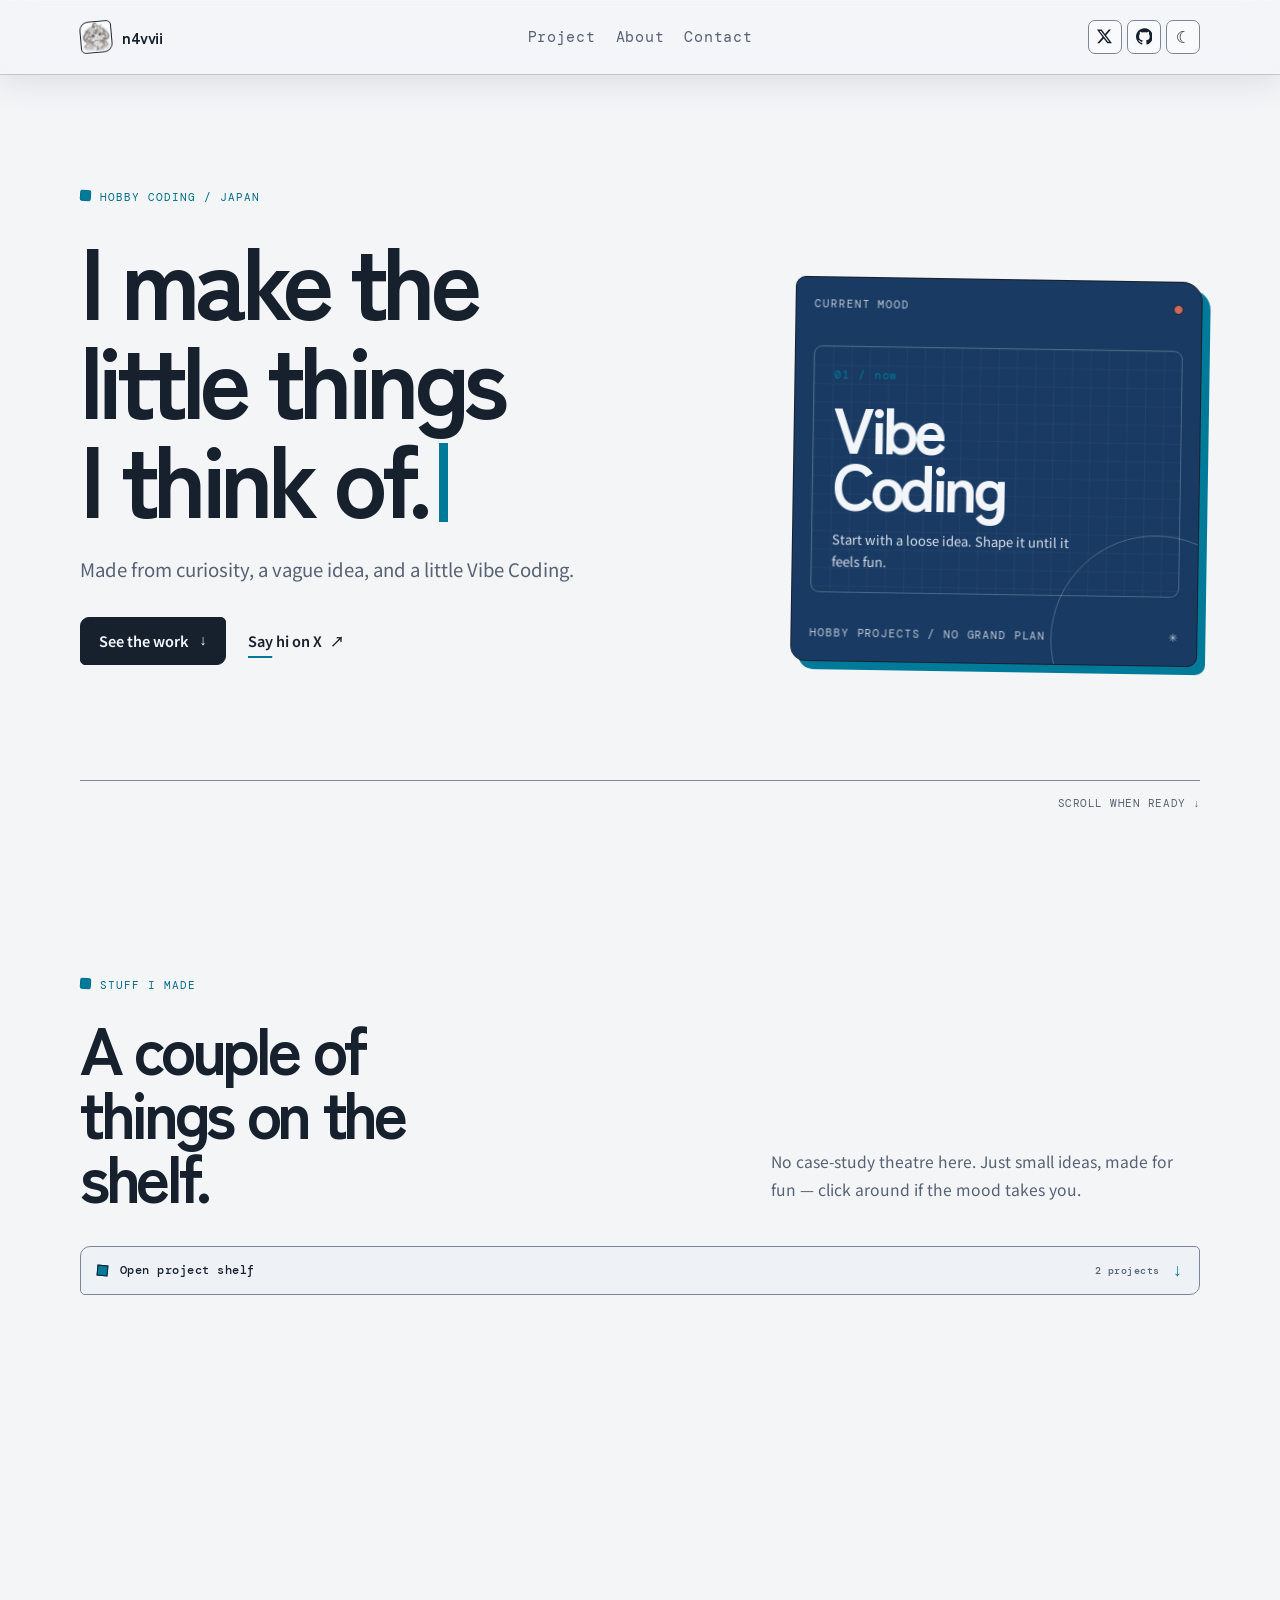
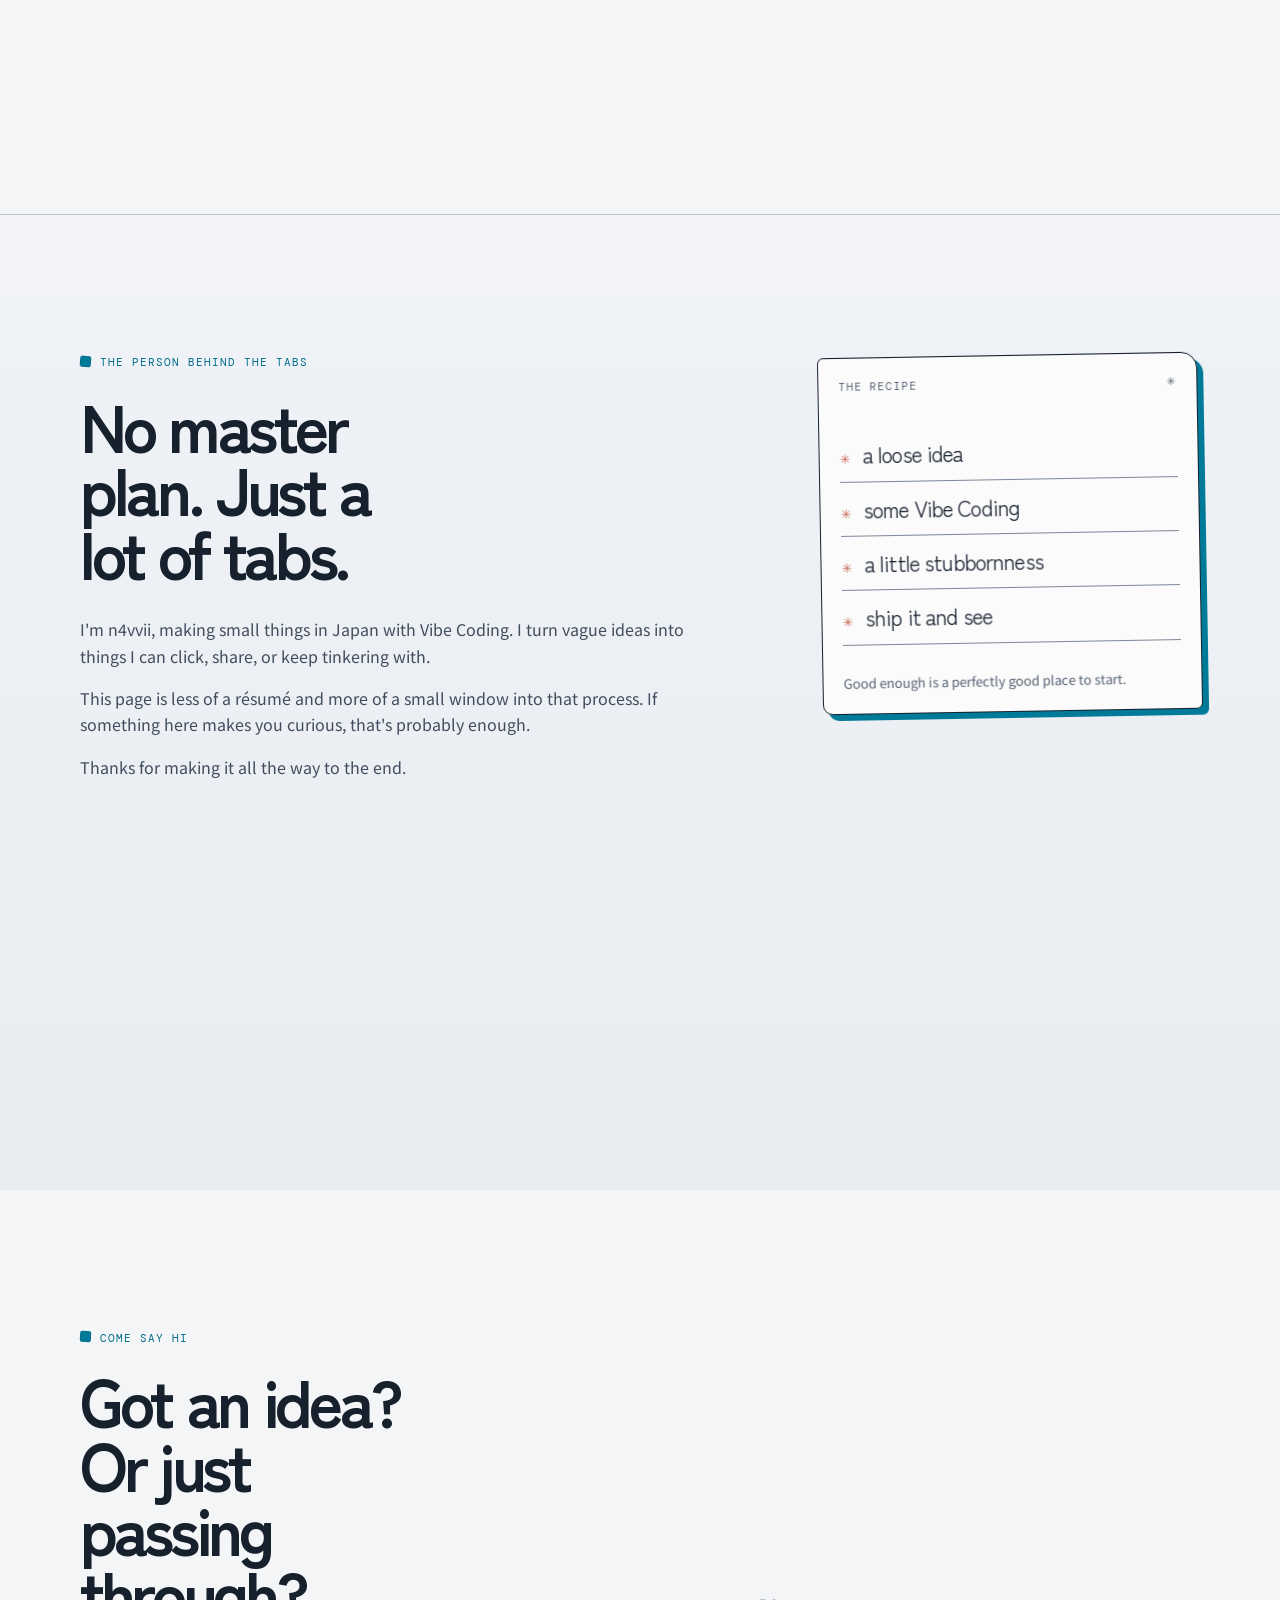
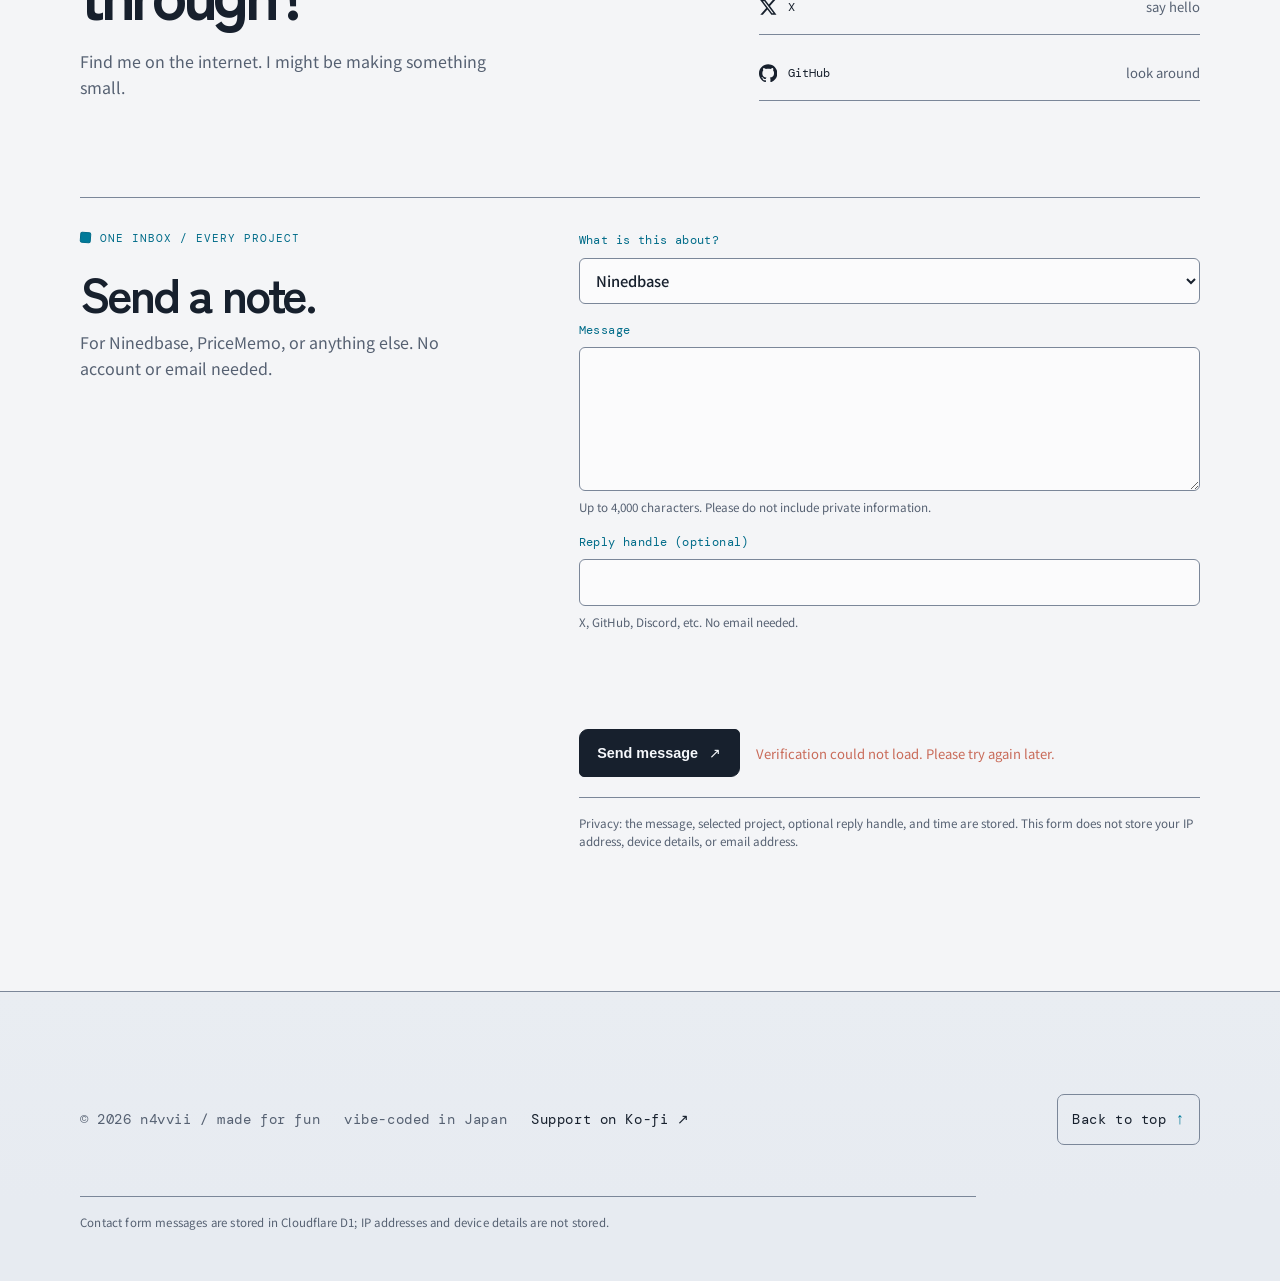
<file: index.html>
<!doctype html>
<html lang="en">
  <head>
    <meta charset="UTF-8">
    <meta name="viewport" content="width=device-width, initial-scale=1">
    <meta name="theme-color" content="#f4f5f7">
    <meta name="description" content="n4vvii makes small hobby projects with Vibe Coding.">
    <link rel="icon" type="image/png" sizes="512x512" href="assets/n4vvii-icon.png">
    <link rel="apple-touch-icon" href="assets/n4vvii-icon.png">
    <title>n4vvii — small ideas, roughly made</title>
    <script>
      (function () {
        try {
          var systemTheme = window.matchMedia("(prefers-color-scheme: dark)").matches ? "dark" : "light";
          document.documentElement.setAttribute("data-theme", systemTheme);
          document.querySelector('meta[name="theme-color"]').content = systemTheme === "dark" ? "#121721" : "#f4f5f7";
        } catch (error) {}
      }());
    </script>
    <link rel="preconnect" href="https://fonts.googleapis.com">
    <link rel="preconnect" href="https://fonts.gstatic.com" crossorigin>
    <link href="https://fonts.googleapis.com/css2?family=DM+Mono:wght@400;500&family=Noto+Sans+JP:wght@400;500;600;700&family=Zen+Kaku+Gothic+New:wght@500;600;700&display=swap" rel="stylesheet">
    <link rel="stylesheet" href="styles.css?v=20260919-contact-form-2">
  </head>
  <body>
    <a class="skip-link" href="#main-content">Skip to content</a>
    <div class="site-shell" id="top">
      <header class="site-header">
        <div class="container header-inner">
          <div class="brand" aria-label="n4vvii">
            <span class="brand-mark" aria-hidden="true"><img src="assets/n4vvii-icon.png" alt=""></span>
            <span data-text="site.profile.label">n4vvii</span>
          </div>
          <nav class="main-nav" aria-label="Main navigation">
            <a data-nav="project" href="#projects">Project</a>
            <a data-nav="about" href="#about">About</a>
            <a data-nav="contact" href="#contact">Contact</a>
          </nav>
          <div class="header-actions">
            <div class="header-socials" id="header-socials" aria-label="Social links"></div>
            <button class="theme-toggle" type="button" data-theme-toggle aria-pressed="false" aria-label="Switch to dark mode" title="Switch to dark mode">
              <span class="theme-toggle__icon" data-theme-icon aria-hidden="true">☾</span>
              <span class="sr-only" data-theme-label>Switch to dark mode</span>
            </button>
          </div>
        </div>
      </header>

      <main id="main-content" tabindex="-1">
        <section class="hero" aria-labelledby="hero-title">
          <div class="container hero-grid">
            <div class="hero-copy">
              <p class="kicker" data-text="hero.eyebrow">hobby coding / Japan</p>
              <h1 id="hero-title" data-text="hero.title" aria-label="I make the little things I think of."><span class="typing-text" aria-hidden="true">I make the little things I think of.</span><span class="typing-caret" aria-hidden="true"></span></h1>
              <p class="hero-lede" data-text="hero.body">A casual corner for ideas made with Vibe Coding, curiosity, and whatever refuses to leave my head.</p>
              <div class="hero-actions">
                <a class="button button--primary" data-link="hero.primary" href="#projects">See the work <span aria-hidden="true">↓</span></a>
                <a class="text-link" data-link="hero.secondary" href="https://x.com/n4vvii" target="_blank" rel="noopener">Say hi on X <span aria-hidden="true">↗</span></a>
              </div>
            </div>

            <aside class="hero-note" aria-label="Current mood">
              <div class="note-topline">
                <span data-text="hero.noteLabel">current mood</span>
                <span class="note-dot" aria-hidden="true"></span>
              </div>
              <div class="note-screen">
                <span class="note-screen-label">01 / now</span>
                <strong data-text="hero.noteTitle">Vibe Coding</strong>
                <p data-text="hero.noteBody">Start with a loose idea. Shape it until it feels fun.</p>
              </div>
              <div class="note-footer">
                <span data-text="hero.noteMeta">hobby projects / no grand plan</span>
                <span aria-hidden="true">✳</span>
              </div>
            </aside>
          </div>
          <div class="container hero-footnote">
            <span data-text="hero.footnote"></span>
            <span aria-hidden="true">scroll when ready ↓</span>
          </div>
        </section>

        <section class="section projects-section" id="projects" aria-labelledby="projects-title">
          <div class="container">
            <div class="section-heading" data-reveal>
              <div>
                <p class="kicker" data-text="projectsSection.eyebrow">stuff I made</p>
                <h2 id="projects-title" data-text="projectsSection.title">A couple of things on the shelf.</h2>
              </div>
              <p class="section-intro" data-text="projectsSection.intro">No case-study theatre here. Just small ideas, made for fun — click around if the mood takes you.</p>
            </div>
            <button class="project-list-toggle" type="button" data-project-toggle aria-expanded="false" aria-controls="project-list">
              <span class="project-list-toggle__mark" aria-hidden="true"></span>
              <span class="project-list-toggle__label" data-project-toggle-label>Open project shelf</span>
              <span class="project-list-toggle__count">2 projects</span>
              <span class="project-list-toggle__arrow" aria-hidden="true">↓</span>
            </button>
            <div class="project-list-reveal" data-project-list-reveal>
              <div class="project-list" id="project-list"></div>
            </div>
          </div>
        </section>

        <section class="section about-section" id="about" aria-labelledby="about-title">
          <div class="container about-grid">
            <div class="about-copy" data-reveal>
              <p class="kicker" data-text="about.eyebrow">the person behind the tabs</p>
              <h2 id="about-title" data-text="about.title">No master plan. Just a lot of tabs.</h2>
              <div class="about-paragraphs" id="about-paragraphs"></div>
            </div>
            <aside class="recipe-card" data-reveal aria-label="A rough recipe for making things">
              <div class="recipe-topline">
                <span data-text="about.calloutLabel">the recipe</span>
                <span aria-hidden="true">✳</span>
              </div>
              <ol id="recipe-lines"></ol>
              <p class="recipe-note" data-text="about.calloutNote">Good enough is a perfectly good place to start.</p>
            </aside>
          </div>
        </section>

        <section class="section contact-section" id="contact" aria-labelledby="contact-title">
          <div class="container">
            <div class="contact-grid" data-reveal>
              <div>
                <p class="kicker" data-text="contact.eyebrow">come say hi</p>
                <h2 id="contact-title" data-text="contact.title">Got an idea? Or just passing through?</h2>
                <p class="contact-copy" data-text="contact.body">Find me on the internet. I might be making something small.</p>
              </div>
              <div class="contact-links" id="contact-links"></div>
            </div>
            <form class="contact-form" id="contact-form" novalidate data-reveal>
              <div class="contact-form__heading">
                <p class="kicker" data-text="contact.form.eyebrow">one inbox / every project</p>
                <h3 data-text="contact.form.title">Send a note.</h3>
                <p data-text="contact.form.body">For Ninedbase, PriceMemo, or anything else. No account or email needed.</p>
              </div>
              <div class="contact-form__fields">
                <label class="form-field">
                  <span data-text="contact.form.targetLabel">What is this about?</span>
                  <select name="target" required>
                    <option value="Ninedbase">Ninedbase</option>
                    <option value="PriceMemo">PriceMemo</option>
                    <option value="Other">Other</option>
                  </select>
                </label>
                <label class="form-field form-field--message">
                  <span data-text="contact.form.messageLabel">Message</span>
                  <textarea name="message" maxlength="4000" required aria-describedby="contact-message-hint"></textarea>
                  <small id="contact-message-hint" data-text="contact.form.messageHint">Up to 4,000 characters. Please do not include private information.</small>
                </label>
                <label class="form-field">
                  <span data-text="contact.form.replyLabel">Reply handle (optional)</span>
                  <input name="replyTo" type="text" maxlength="160" autocomplete="off" aria-describedby="contact-reply-hint">
                  <small id="contact-reply-hint" data-text="contact.form.replyHint">X, GitHub, Discord, etc. No email needed.</small>
                </label>
                <div class="form-honeypot" aria-hidden="true">
                  <input name="website" type="text" tabindex="-1" autocomplete="off" aria-hidden="true">
                </div>
                <div class="contact-turnstile" id="contact-turnstile" aria-label="Spam protection"></div>
                <div class="contact-form__action">
                  <button class="button button--primary" type="submit" data-contact-submit>Send message <span aria-hidden="true">↗</span></button>
                  <p class="contact-form__status" id="contact-form-status" role="status" aria-live="polite"></p>
                </div>
                <p class="contact-form__privacy" data-text="contact.form.privacy">Privacy: the message, selected project, optional reply handle, and time are stored.</p>
              </div>
            </form>
          </div>
        </section>
      </main>

      <footer class="site-footer">
        <div class="container footer-inner">
          <div class="footer-copy">
            <span data-text="footer.left">© 2026 n4vvii / made for fun</span>
            <span data-text="footer.middle">vibe-coded in Japan</span>
            <a data-link="footer.kofi" href="https://ko-fi.com/n4vvii" target="_blank" rel="noopener">Support on Ko-fi <span aria-hidden="true">↗</span></a>
          </div>
          <a class="back-to-top" href="#top">Back to top <span aria-hidden="true">↑</span></a>
        </div>
        <div class="container">
          <p class="site-privacy" data-reveal>
            <span data-text="privacy.contact">Contact form messages are stored in Cloudflare D1; IP addresses and device details are not stored.</span>
          </p>
        </div>
      </footer>
    </div>
    <noscript>
      <div class="no-script">This little site needs JavaScript to load its editable content.</div>
    </noscript>
    <script src="script.js?v=20260919-ga4" defer></script>
  </body>
</html>
</file>
<file: styles.css>
:root {
  --header-offset: 5rem;
  /* Light: cool paper, blue-charcoal ink, and one blue-cyan current. */
  --canvas: #f4f5f7;
  --paper: #fbfbfc;
  --field: #e9edf2;
  --footer-bg: #e7ebf1;
  --ink: #17202d;
  --muted: #566172;
  --body-soft: #414d5e;
  --line: #7b8799;
  --cyan: #007a99;
  --cyan-deep: #006c89;
  --cyan-wash: #dcecf2;
  --blue: var(--cyan);
  --blue-dark: var(--cyan-deep);
  --yellow: #d5b24e;
  --coral: #c96b59;
  --mist: #dfe6f2;
  --navy: #193a62;
  --inverse: #f2f5fa;
  --on-ink: #f6f8fc;
  --on-accent: #071923;
  --on-dark-muted: #c0cad8;
  --on-dark-soft: #d8e0eb;
  --on-dark-border: rgba(242, 245, 250, .24);
  --on-dark-grid: rgba(242, 245, 250, .045);
  --art-blue: #8ca7cf;
  --header-bg: rgba(244, 245, 247, .2);
  --header-control-bg: #f9fafc;
  --header-control-hover: #eef2f7;
  --header-line: rgba(123, 135, 153, .42);
  --header-highlight: rgba(246, 248, 252, .46);
  --header-shadow: rgba(32, 45, 65, .1);
  --project-card-ninedbase: #f8fafc;
  --project-card-unit-price: #faf9f6;
  --project-stage: #eef1f6;
  --card-border: #b5c0cf;
  --card-shadow: 0 12px 26px rgba(32, 45, 65, .1);
  --card-shadow-hover: 0 16px 32px rgba(0, 122, 153, .16);
  --about-wash: #eef1f6;
  --about-rule: rgba(123, 135, 153, .44);
  --calculator-border: rgba(23, 32, 45, .22);
  --calculator-shadow: rgba(23, 32, 45, .15);
  --calculator-tape: rgba(213, 178, 78, .86);
  --radius: 18px;
  --max-width: 1120px;
  --ease-out: cubic-bezier(.23, 1, .32, 1);
  --ease-in-out: cubic-bezier(.77, 0, .175, 1);
  --ease-drawer: cubic-bezier(.32, .72, 0, 1);
  color: var(--ink);
  background: var(--canvas);
  color-scheme: light;
  font-family: "Noto Sans JP", ui-sans-serif, system-ui, sans-serif;
  font-synthesis: none;
  text-rendering: optimizeLegibility;
}

:root[data-theme="dark"] {
  /* Dark: blue-charcoal, deliberately free of green or teal. */
  --canvas: #121721;
  --paper: #1a2230;
  --field: #1e2836;
  --footer-bg: #101620;
  --ink: #e7ecf4;
  --muted: #acb7c7;
  --body-soft: #c5ceda;
  --line: #5e6f88;
  --cyan: #52d0f2;
  --cyan-deep: #84e1f7;
  --cyan-wash: #173f50;
  --blue: var(--cyan);
  --blue-dark: var(--cyan-deep);
  --yellow: #e3c56b;
  --coral: #f08a75;
  --mist: #202e43;
  --navy: #152f52;
  --inverse: #eff3fa;
  --on-ink: #0f1622;
  --on-accent: #071923;
  --on-dark-muted: #bcc8d8;
  --on-dark-soft: #dce4f0;
  --on-dark-border: rgba(239, 243, 250, .22);
  --on-dark-grid: rgba(239, 243, 250, .05);
  --art-blue: #8ca7cf;
  --header-bg: rgba(18, 23, 33, .2);
  --header-control-bg: #1d2735;
  --header-control-hover: #263347;
  --header-line: rgba(119, 137, 163, .44);
  --header-highlight: rgba(240, 244, 250, .08);
  --header-shadow: rgba(5, 9, 18, .42);
  --project-card-ninedbase: #152e45;
  --project-card-unit-price: #29243c;
  --project-stage: #1b2634;
  --card-border: #455773;
  --card-shadow: 0 14px 30px rgba(5, 9, 18, .32);
  --card-shadow-hover: 0 18px 36px rgba(82, 208, 242, .16);
  --about-wash: #172331;
  --about-rule: rgba(119, 137, 163, .48);
  --calculator-border: rgba(231, 236, 244, .16);
  --calculator-shadow: rgba(5, 9, 18, .32);
  --calculator-tape: rgba(227, 197, 107, .86);
  color-scheme: dark;
}

@media (prefers-color-scheme: dark) {
  :root:not([data-theme="light"]) {
    --canvas: #121721;
    --paper: #1a2230;
    --field: #1e2836;
    --footer-bg: #101620;
    --ink: #e7ecf4;
    --muted: #acb7c7;
    --body-soft: #c5ceda;
    --line: #5e6f88;
    --cyan: #52d0f2;
    --cyan-deep: #84e1f7;
    --cyan-wash: #173f50;
    --blue: var(--cyan);
    --blue-dark: var(--cyan-deep);
    --yellow: #e3c56b;
    --coral: #f08a75;
    --mist: #202e43;
    --navy: #152f52;
    --inverse: #eff3fa;
    --on-ink: #0f1622;
    --on-accent: #071923;
    --on-dark-muted: #bcc8d8;
    --on-dark-soft: #dce4f0;
    --on-dark-border: rgba(239, 243, 250, .22);
    --on-dark-grid: rgba(239, 243, 250, .05);
    --art-blue: #8ca7cf;
    --header-bg: rgba(18, 23, 33, .2);
    --header-control-bg: #1d2735;
    --header-control-hover: #263347;
    --header-line: rgba(119, 137, 163, .44);
    --header-highlight: rgba(240, 244, 250, .08);
    --header-shadow: rgba(5, 9, 18, .42);
    --project-card-ninedbase: #152e45;
    --project-card-unit-price: #29243c;
    --project-stage: #1b2634;
    --card-border: #455773;
    --card-shadow: 0 14px 30px rgba(5, 9, 18, .32);
    --card-shadow-hover: 0 18px 36px rgba(82, 208, 242, .16);
    --about-wash: #172331;
    --about-rule: rgba(119, 137, 163, .48);
    --calculator-border: rgba(231, 236, 244, .16);
    --calculator-shadow: rgba(5, 9, 18, .32);
    --calculator-tape: rgba(227, 197, 107, .86);
    color-scheme: dark;
  }
}

* {
  box-sizing: border-box;
}

html {
  scroll-behavior: smooth;
  scroll-padding-top: var(--header-offset);
  background: var(--canvas);
}

body {
  min-width: 320px;
  margin: 0;
  background: var(--canvas);
  color: var(--ink);
  line-height: 1.65;
}

::selection {
  background: var(--cyan);
  color: var(--on-accent);
}

a {
  color: inherit;
}

button,
a {
  -webkit-tap-highlight-color: transparent;
}

:focus-visible {
  outline: 3px solid var(--blue);
  outline-offset: 4px;
}

.container {
  width: min(var(--max-width), calc(100% - 2.5rem));
  margin: 0 auto;
}

.skip-link {
  position: absolute;
  z-index: 20;
  top: 1rem;
  left: 1rem;
  padding: .65rem .85rem;
  border-radius: 8px;
  background: var(--ink);
  color: var(--on-ink);
  transform: translateY(-180%);
  transition: transform 180ms var(--ease-out);
}

.skip-link:focus {
  transform: translateY(0);
}

.site-shell {
  overflow-x: clip;
}

.site-header {
  position: sticky;
  z-index: 1000;
  top: 0;
  isolation: isolate;
  border-bottom: 1px solid var(--header-line);
  background: var(--header-bg);
  box-shadow: 0 10px 30px var(--header-shadow), inset 0 1px 0 var(--header-highlight);
  -webkit-backdrop-filter: blur(15px) saturate(180%);
  backdrop-filter: blur(15px) saturate(180%);
}

.header-inner {
  position: relative;
  z-index: 1;
  display: grid;
  grid-template-columns: minmax(0, 1fr) auto minmax(0, 1fr);
  align-items: center;
  min-height: 4.6rem;
  gap: 1.25rem;
}

.brand {
  display: inline-flex;
  align-items: center;
  width: fit-content;
  gap: .65rem;
  font-family: "Zen Kaku Gothic New", "Noto Sans JP", ui-sans-serif, sans-serif;
  font-size: 1rem;
  font-weight: 700;
  letter-spacing: -.03em;
  text-decoration: none;
}

.brand-mark {
  display: inline-grid;
  width: 2rem;
  height: 2rem;
  place-items: center;
  border: 1px solid var(--ink);
  border-radius: 9px 5px 9px 5px;
  overflow: hidden;
  background: var(--paper);
  color: var(--ink);
  font-family: "DM Mono", ui-monospace, monospace;
  font-size: .73rem;
  font-weight: 500;
  letter-spacing: -.12em;
  transform: rotate(-5deg);
}

.brand-mark img {
  display: block;
  width: 100%;
  height: 100%;
  object-fit: cover;
}

.main-nav {
  display: flex;
  align-items: center;
  gap: 1.25rem;
}

.main-nav a,
.social-link,
.footer-inner,
.kicker,
.hero-footnote,
.note-topline,
.note-footer,
.recipe-topline,
.project-stack {
  font-family: "DM Mono", ui-monospace, monospace;
}

.main-nav a,
.social-link {
  position: relative;
  color: var(--muted);
  font-size: .72rem;
  letter-spacing: .05em;
  text-decoration: none;
  transition: color 160ms ease-out;
}

.main-nav a {
  font-size: .92rem;
}

.main-nav a:hover,
.main-nav a:focus-visible,
.social-link:hover,
.social-link:focus-visible {
  color: var(--blue);
}

.main-nav a::after {
  position: absolute;
  right: 0;
  bottom: -.3rem;
  left: 0;
  height: 2px;
  background: var(--cyan);
  content: "";
  transform: scaleX(0);
  transform-origin: left;
  transition: transform 180ms var(--ease-out);
}

.main-nav a:hover::after,
.main-nav a:focus-visible::after {
  transform: scaleX(1);
}

.header-socials {
  display: flex;
  align-items: center;
  justify-content: flex-end;
  gap: .35rem;
}

.header-actions {
  display: flex;
  align-items: center;
  justify-self: end;
  gap: .35rem;
}

.social-link {
  display: inline-grid;
  width: 2.1rem;
  height: 2.1rem;
  place-items: center;
  border: 1px solid var(--line);
  border-radius: 7px;
  background: var(--header-control-bg);
  color: var(--ink);
  transition: color 160ms ease-out, border-color 160ms ease-out, background-color 160ms ease-out;
}

.social-link:hover,
.social-link:focus-visible {
  border-color: var(--blue);
  background: var(--header-control-hover);
}

.theme-toggle {
  display: inline-grid;
  width: 2.1rem;
  height: 2.1rem;
  padding: 0;
  place-items: center;
  border: 1px solid var(--line);
  border-radius: 7px;
  background: var(--header-control-bg);
  color: var(--ink);
  cursor: pointer;
  font: inherit;
  transition: color 160ms ease-out, border-color 160ms ease-out, background-color 160ms ease-out;
}

.theme-toggle:hover,
.theme-toggle:focus-visible {
  border-color: var(--blue);
  background: var(--header-control-hover);
  color: var(--blue);
}

.theme-toggle__icon {
  font-size: 1.05rem;
  line-height: 1;
}

.social-icon {
  width: 1.05rem;
  height: 1.05rem;
  flex: 0 0 auto;
}

.hero {
  padding: clamp(4.5rem, 9vw, 8rem) 0 1.5rem;
}

.hero-grid {
  display: grid;
  grid-template-columns: minmax(0, 1.2fr) minmax(18rem, .8fr);
  align-items: end;
  gap: clamp(2rem, 8vw, 8rem);
}

.kicker {
  margin: 0 0 1.35rem;
  color: var(--blue-dark);
  font-size: .7rem;
  letter-spacing: .09em;
  line-height: 1.4;
  text-transform: uppercase;
}

.kicker::before {
  display: inline-block;
  width: .58rem;
  height: .58rem;
  margin-right: .55rem;
  border: 1px solid currentColor;
  border-radius: 2px;
  background: var(--cyan);
  content: "";
  vertical-align: -.04rem;
  transform: rotate(4deg);
}

h1,
h2,
p {
  margin-top: 0;
}

h1,
h2 {
  font-family: "Zen Kaku Gothic New", "Noto Sans JP", ui-sans-serif, sans-serif;
  letter-spacing: -.065em;
}

h1 {
  max-width: 9ch;
  margin-bottom: 1.75rem;
  font-size: clamp(3.5rem, 7.9vw, 6.4rem);
  font-weight: 600;
  line-height: .98;
}

.typing-text {
  display: inline;
}

.typing-caret {
  display: inline-block;
  width: .09em;
  height: .78em;
  margin-left: .12em;
  background: var(--cyan);
  vertical-align: -.04em;
  animation: caret-blink 900ms steps(1, end) infinite;
}

html.js.reveal-ready [data-reveal] {
  opacity: 0;
  transform: translateY(14px);
  transition: opacity 560ms var(--ease-out), transform 560ms var(--ease-out);
  transition-delay: var(--reveal-delay, 0ms);
}

html.js.reveal-ready [data-reveal].is-visible {
  opacity: 1;
  transform: none;
}

html.js.reveal-ready .recipe-card[data-reveal] {
  transform: translateY(14px) rotate(-1deg);
}

html.js.reveal-ready .recipe-card[data-reveal].is-visible {
  transform: rotate(-1deg);
}

body.is-ready .brand-mark {
  animation: mark-arrive 520ms var(--ease-out) both;
}

body.is-ready .hero-copy {
  animation: hero-copy-in 640ms var(--ease-out) both;
}

body.is-ready .hero-note {
  animation: note-arrive 720ms var(--ease-out) 90ms both;
}

body.is-ready .hero-footnote {
  animation: footnote-in 520ms var(--ease-out) 260ms both;
}

.hero-lede {
  max-width: 36rem;
  margin-bottom: 2rem;
  color: var(--muted);
  font-size: clamp(1rem, 1.7vw, 1.16rem);
  line-height: 1.7;
}

.hero-actions {
  display: flex;
  align-items: center;
  flex-wrap: wrap;
  gap: 1rem 1.35rem;
}

.button {
  display: inline-flex;
  align-items: center;
  min-height: 3rem;
  padding: .7rem 1.1rem;
  border: 1px solid var(--ink);
  border-radius: 9px 5px 9px 5px;
  font-size: .9rem;
  font-weight: 600;
  text-decoration: none;
  transition: background-color 160ms ease-out, color 160ms ease-out, transform 160ms ease-out;
}

.button span {
  margin-left: .7rem;
  font-family: "DM Mono", ui-monospace, monospace;
}

.button--primary {
  background: var(--ink);
  color: var(--on-ink);
}

.text-link {
  position: relative;
  display: inline-flex;
  align-items: center;
  gap: .55rem;
  color: var(--ink);
  font-size: .9rem;
  font-weight: 600;
  text-decoration: none;
}

.text-link::after {
  position: absolute;
  right: 0;
  bottom: -.35rem;
  left: 0;
  height: 2px;
  background: var(--cyan);
  content: "";
  transform: scaleX(.25);
  transform-origin: left;
  transition: transform 180ms var(--ease-out);
}

.text-link:focus-visible::after {
  transform: scaleX(1);
}

.hero-note {
  position: relative;
  min-height: 20rem;
  padding: 1.15rem;
  overflow: hidden;
  border: 1px solid var(--ink);
  border-radius: 10px 20px 10px 15px;
  background: var(--navy);
  color: var(--inverse);
  box-shadow: 8px 8px 0 var(--cyan);
  transform: rotate(.9deg);
}

.hero-note::before {
  position: absolute;
  top: -10rem;
  right: 0;
  left: 0;
  height: 1px;
  background: var(--cyan);
  box-shadow: 0 0 16px var(--cyan);
  content: "";
  opacity: 0;
  pointer-events: none;
  animation: note-scan 5.5s ease-in-out 1.4s 3;
}

.hero-note > * {
  position: relative;
  z-index: 1;
}

.hero-note::after {
  position: absolute;
  right: -4rem;
  bottom: -5rem;
  width: 13rem;
  height: 13rem;
  border: 1px solid var(--on-dark-border);
  border-radius: 50%;
  content: "";
}

.note-topline,
.note-footer,
.recipe-topline {
  display: flex;
  align-items: center;
  justify-content: space-between;
  gap: 1rem;
  color: var(--on-dark-muted);
  font-size: .67rem;
  letter-spacing: .08em;
  text-transform: uppercase;
}

.note-dot {
  width: .6rem;
  height: .6rem;
  border: 1px solid var(--ink);
  border-radius: 50%;
  background: var(--coral);
}

.note-screen {
  display: flex;
  flex-direction: column;
  justify-content: center;
  min-height: 13rem;
  margin: 2rem 0;
  padding: 1.25rem;
  border: 1px solid var(--on-dark-border);
  border-radius: 9px;
  background:
    linear-gradient(var(--on-dark-grid) 1px, transparent 1px),
    linear-gradient(90deg, var(--on-dark-grid) 1px, transparent 1px);
  background-size: 1.15rem 1.15rem;
}

.note-screen-label {
  margin-bottom: .8rem;
  color: var(--cyan);
  font-family: "DM Mono", ui-monospace, monospace;
  font-size: .68rem;
  letter-spacing: .08em;
}

.note-screen strong {
  max-width: 8ch;
  font-family: "Zen Kaku Gothic New", "Noto Sans JP", ui-sans-serif, sans-serif;
  font-size: clamp(2.3rem, 5vw, 4.2rem);
  font-weight: 600;
  letter-spacing: -.07em;
  line-height: .9;
}

.note-screen p {
  max-width: 16rem;
  margin: 1rem 0 0;
  color: var(--on-dark-soft);
  font-size: .82rem;
}

.hero-footnote {
  display: flex;
  justify-content: space-between;
  gap: 1rem;
  margin-top: clamp(4rem, 9vw, 8rem);
  padding-top: .9rem;
  border-top: 1px solid var(--line);
  color: var(--muted);
  font-size: .66rem;
  letter-spacing: .05em;
  text-transform: uppercase;
}

.section {
  --section-top-space: clamp(5rem, 11vw, 9rem);
  min-height: calc(100vh + var(--section-top-space) - var(--header-offset) + 1rem);
  padding: var(--section-top-space) 0 0;
  scroll-margin-top: calc(-1 * var(--section-top-space));
}

.projects-section {
  padding-bottom: 6rem;
}

.section-heading {
  display: grid;
  grid-template-columns: minmax(0, 1fr) minmax(16rem, .65fr);
  align-items: end;
  gap: 2rem;
  margin-bottom: 2.5rem;
}

h2 {
  max-width: 13ch;
  margin-bottom: 0;
  font-size: clamp(2.65rem, 5.2vw, 4.6rem);
  font-weight: 600;
  line-height: .96;
}

.section-intro {
  max-width: 28rem;
  margin: 0 0 .2rem auto;
  color: var(--muted);
  font-size: .98rem;
  line-height: 1.75;
}

.project-list {
  display: grid;
  grid-template-columns: repeat(2, minmax(0, 1fr));
  gap: 1.15rem;
  align-items: stretch;
}

.project-list-reveal {
  min-width: 0;
}

.project-list-toggle {
  display: grid;
  grid-template-columns: auto minmax(0, 1fr) auto auto;
  align-items: center;
  gap: .75rem;
  width: 100%;
  margin-top: .25rem;
  padding: .9rem 1rem;
  border: 1px solid var(--line);
  border-radius: 10px 5px 10px 5px;
  background: var(--project-stage);
  color: var(--ink);
  font: 500 .78rem/1.2 "DM Mono", ui-monospace, monospace;
  letter-spacing: .04em;
  text-align: left;
  transition: border-color 220ms ease-out, background-color 220ms ease-out, color 220ms ease-out;
}

.project-list-toggle:focus-visible {
  outline: 3px solid var(--blue);
  outline-offset: 4px;
}

.project-list-toggle__mark {
  width: .68rem;
  height: .68rem;
  border: 1px solid currentColor;
  background: var(--cyan);
  transform: rotate(5deg);
  transition: transform 360ms var(--ease-out), background-color 180ms ease-out;
}

.project-list-toggle__label {
  min-width: 0;
  overflow: hidden;
  text-overflow: ellipsis;
  white-space: nowrap;
}

.project-list-toggle__count {
  color: var(--muted);
  font-size: .64rem;
  white-space: nowrap;
}

.project-list-toggle__arrow {
  color: var(--cyan);
  font-size: 1.1rem;
  line-height: 1;
  transition: transform 360ms var(--ease-out);
}

.project-list-reveal {
  display: grid;
  grid-template-rows: 0fr;
  margin-top: 0;
  overflow: hidden;
  opacity: 0;
  clip-path: inset(0 0 100% 0 round 14px);
  transition: grid-template-rows 460ms var(--ease-drawer), margin-top 460ms var(--ease-drawer), opacity 220ms ease-out, clip-path 460ms var(--ease-drawer);
}

.project-list-reveal > .project-list {
  position: relative;
  min-height: 0;
  min-width: 0;
  overflow: hidden;
  padding: 0 .9rem;
  border: 1px solid transparent;
  border-radius: 14px;
  background: var(--project-stage);
  opacity: 0;
  visibility: hidden;
  transform: scale(.985);
  transition: opacity 220ms ease-out, transform 460ms var(--ease-drawer), padding 460ms var(--ease-drawer), border-color 180ms ease-out;
}

.project-list-reveal > .project-list::before {
  position: absolute;
  top: .7rem;
  right: .9rem;
  left: .9rem;
  height: 1px;
  background: var(--cyan);
  content: "";
  opacity: .55;
  transform: scaleX(0);
  transform-origin: left;
  transition: transform 360ms var(--ease-out) 80ms;
}

.projects-section.is-projects-open .project-list-toggle {
  border-color: var(--cyan);
}

.projects-section.is-projects-open .project-list-toggle__mark {
  background: var(--yellow);
  transform: rotate(45deg) scale(.82);
}

.projects-section.is-projects-open .project-list-toggle__arrow {
  transform: rotate(180deg);
}

.projects-section.is-projects-open .project-list-reveal {
  grid-template-rows: 1fr;
  margin-top: 1rem;
  opacity: 1;
  clip-path: inset(0 0 0 0 round 14px);
}

.projects-section.is-projects-open .project-list-reveal > .project-list {
  padding: 1.1rem .9rem 1.35rem;
  border-color: var(--line);
  opacity: 1;
  visibility: visible;
  transform: none;
}

.projects-section.is-projects-open .project-list-reveal > .project-list::before {
  transform: scaleX(1);
}

.project-list-reveal .project-card {
  opacity: 0;
  transform: translateY(1.25rem) rotate(-.8deg) scale(.97);
  transition: opacity 260ms ease-out, transform 460ms var(--ease-drawer), box-shadow 180ms ease-out, border-color 180ms ease-out, background-color 180ms ease-out;
}

.project-list-reveal .project-card:nth-child(2) {
  transform: translateY(1.55rem) rotate(.8deg) scale(.97);
  transition-delay: 70ms;
}

.projects-section.is-projects-open .project-list-reveal .project-card.is-visible {
  opacity: 1;
  transform: none;
}

.project-card {
  display: flex;
  height: 100%;
  min-width: 0;
  flex-direction: column;
  position: relative;
  overflow: hidden;
  border: 1px solid var(--card-border);
  border-radius: 10px;
  background: var(--paper);
  box-shadow: var(--card-shadow);
  transition: box-shadow 180ms ease-out, border-color 180ms ease-out, background-color 180ms ease-out;
}

.project-card:first-child {
  grid-column: span 1;
  background: var(--project-card-ninedbase);
}

.project-card:nth-child(2) {
  grid-column: span 1;
  background: var(--project-card-unit-price);
}

.project-media {
  position: relative;
  width: 100%;
  aspect-ratio: 1.45 / 1;
  min-height: 0;
  overflow: hidden;
  border-bottom: 1px solid var(--card-border);
}

.project-card:nth-child(2) .project-media {
  min-height: 0;
}

.project-art {
  position: absolute;
  inset: 0;
  padding: 1.25rem;
  transition: transform 360ms var(--ease-out);
}

.project-art--database {
  display: flex;
  flex-direction: column;
  gap: .75rem;
  background: var(--navy);
  color: var(--inverse);
}

.art-window-bar {
  display: flex;
  align-items: center;
  gap: .38rem;
  color: var(--on-dark-muted);
  font-family: "DM Mono", ui-monospace, monospace;
  font-size: .63rem;
  letter-spacing: .04em;
  text-transform: uppercase;
}

.art-window-bar i {
  width: .5rem;
  height: .5rem;
  border: 1px solid var(--navy);
  border-radius: 50%;
  background: var(--coral);
}

.art-window-bar i:nth-child(2) {
  background: var(--yellow);
}

.art-window-bar i:nth-child(3) {
  background: var(--art-blue);
}

.art-window-bar span {
  margin-left: .4rem;
}

.art-query {
  display: flex;
  justify-content: space-between;
  gap: 1rem;
  padding: .75rem .8rem;
  border: 1px solid var(--on-dark-border);
  border-radius: 7px;
  color: var(--on-dark-soft);
  font-family: "DM Mono", ui-monospace, monospace;
  font-size: .68rem;
}

.art-query b {
  color: var(--yellow);
  font-weight: 500;
}

.art-table {
  display: flex;
  flex: 1;
  flex-direction: column;
  gap: .45rem;
  padding-top: .3rem;
}

.art-table-row {
  display: grid;
  flex: 1;
  grid-template-columns: 1fr .55fr .55fr;
  align-items: center;
  gap: .75rem;
  min-height: 1.7rem;
  padding: 0 .65rem;
  border-bottom: 1px solid var(--on-dark-border);
  color: var(--on-dark-soft);
  font-family: "DM Mono", ui-monospace, monospace;
  font-size: .64rem;
}

.art-table-row:first-child {
  border-bottom-color: var(--yellow);
  color: var(--yellow);
  text-transform: uppercase;
}

.art-table-row span:nth-child(n+2) {
  text-align: right;
}

.art-table-row span {
  min-width: 0;
  overflow: hidden;
  text-overflow: ellipsis;
  white-space: nowrap;
}

.project-art--calculator {
  background: var(--mist);
}

.calculator-paper {
  position: absolute;
  top: 1.55rem;
  right: 9%;
  bottom: 1.35rem;
  left: 9%;
  padding: 1rem;
  border: 1px solid var(--calculator-border);
  border-radius: 4px 4px 12px 4px;
  background: var(--paper);
  box-shadow: 7px 7px 0 var(--calculator-shadow);
  transform: rotate(-2deg);
}

.calculator-paper::before {
  position: absolute;
  top: -.55rem;
  left: 50%;
  width: 4.8rem;
  height: 1rem;
  background: var(--calculator-tape);
  content: "";
  transform: translateX(-50%) rotate(2deg);
}

.calculator-label {
  color: var(--blue-dark);
  font-family: "DM Mono", ui-monospace, monospace;
  font-size: .62rem;
  letter-spacing: .07em;
  text-transform: uppercase;
}

.calculator-display {
  display: flex;
  align-items: end;
  justify-content: space-between;
  gap: 1rem;
  margin: 1.1rem 0 .9rem;
  padding-bottom: .55rem;
  border-bottom: 2px solid var(--ink);
}

.calculator-display strong {
  font-family: "Zen Kaku Gothic New", "Noto Sans JP", ui-sans-serif, sans-serif;
  font-size: clamp(2rem, 4.5vw, 3.8rem);
  font-weight: 600;
  letter-spacing: -.08em;
  line-height: .9;
}

.calculator-display span {
  color: var(--coral);
  font-family: "DM Mono", ui-monospace, monospace;
  font-size: .7rem;
}

.calculator-rows {
  display: flex;
  flex-direction: column;
  gap: .55rem;
}

.calculator-row {
  display: grid;
  grid-template-columns: 1fr 3.3rem;
  gap: .8rem;
  align-items: center;
  color: var(--muted);
  font-family: "DM Mono", ui-monospace, monospace;
  font-size: .64rem;
}

.calculator-row i {
  display: block;
  height: .38rem;
  border-radius: 999px;
  background: var(--blue);
}

.calculator-row:nth-child(2) i {
  width: 73%;
  background: var(--coral);
}

.calculator-row:nth-child(3) i {
  width: 52%;
  background: var(--yellow);
}

.project-content {
  display: flex;
  flex: 1;
  flex-direction: column;
  min-width: 0;
  min-height: 0;
  padding: .45rem 1.35rem 1.2rem;
}

.project-stack {
  min-width: 0;
  margin: 0;
  padding: .85rem 1.35rem 0;
  color: var(--cyan-deep);
  font-family: "DM Mono", ui-monospace, monospace;
  font-size: .64rem;
  letter-spacing: .04em;
  line-height: 1.45;
  overflow-wrap: anywhere;
}

.project-card h3 {
  margin: 0 0 .65rem;
  min-width: 0;
  font-family: "Zen Kaku Gothic New", "Noto Sans JP", ui-sans-serif, sans-serif;
  font-size: clamp(1.8rem, 3.1vw, 2.7rem);
  font-weight: 600;
  letter-spacing: -.065em;
  line-height: 1.08;
}

.project-card-title {
  display: -webkit-box;
  overflow: hidden;
  overflow-wrap: anywhere;
  -webkit-box-orient: vertical;
  -webkit-line-clamp: 2;
}

.project-description {
  max-width: 34rem;
  min-width: 0;
  min-height: 0;
  margin-bottom: 0;
  color: var(--muted);
  font-size: .95rem;
  line-height: 1.72;
  overflow: hidden;
  overflow-wrap: anywhere;
  display: -webkit-box;
  -webkit-box-orient: vertical;
  -webkit-line-clamp: 3;
}

.project-card-link {
  position: static;
  color: inherit;
  text-decoration: none;
}

.project-card-link::after {
  position: absolute;
  z-index: 2;
  inset: 0;
  content: "";
}

.project-card-link:focus-visible {
  outline: none;
}

.project-card:focus-within {
  border-color: var(--blue);
  outline: 3px solid var(--blue);
  outline-offset: 4px;
}

.about-section {
  padding-bottom: clamp(5rem, 11vw, 9rem);
  border-top: 1px solid var(--about-rule);
  border-bottom: 0;
  background: linear-gradient(180deg, var(--canvas) 0%, var(--about-wash) 16%, var(--field) 100%);
}

.about-grid {
  display: grid;
  grid-template-columns: minmax(0, 1fr) minmax(17rem, .62fr);
  align-items: start;
  gap: clamp(2rem, 10vw, 9rem);
}

.about-copy h2 {
  max-width: 11ch;
}

.about-paragraphs {
  max-width: 39rem;
  margin-top: 2rem;
  color: var(--body-soft);
  font-size: 1rem;
}

.about-paragraphs p {
  margin-bottom: 1rem;
}

.recipe-card {
  position: relative;
  padding: 1.25rem;
  border: 1px solid var(--ink);
  border-radius: 6px 16px 6px 10px;
  background: var(--paper);
  box-shadow: 6px 6px 0 var(--cyan);
  transform: rotate(-1deg);
}

.recipe-topline {
  color: var(--muted);
}

.recipe-card ol {
  margin: 2rem 0 1.7rem;
  padding: 0;
  list-style: none;
  counter-reset: recipe;
}

.recipe-card li {
  display: flex;
  align-items: baseline;
  gap: .8rem;
  padding: .55rem 0;
  border-bottom: 1px solid var(--line);
  font-family: "Zen Kaku Gothic New", "Noto Sans JP", ui-sans-serif, sans-serif;
  font-size: 1.35rem;
  letter-spacing: -.04em;
}

.recipe-card li::before {
  color: var(--coral);
  content: "✳";
  font-family: "DM Mono", ui-monospace, monospace;
  font-size: .8rem;
}

.recipe-note {
  margin: 0;
  color: var(--muted);
  font-size: .82rem;
}

.contact-section {
  padding-bottom: clamp(5rem, 11vw, 9rem);
}

.contact-grid {
  display: grid;
  grid-template-columns: minmax(0, 1fr) minmax(17rem, .7fr);
  align-items: end;
  gap: 3rem;
}

.contact-grid h2 {
  max-width: 10ch;
}

.contact-copy {
  max-width: 28rem;
  margin: 1.5rem 0 0;
  color: var(--muted);
}

.contact-links {
  display: flex;
  flex-direction: column;
  align-items: stretch;
  gap: .7rem;
}

.contact-link {
  position: relative;
  display: flex;
  align-items: center;
  justify-content: space-between;
  gap: 1rem;
  padding: 1rem 0;
  border-bottom: 1px solid var(--line);
  font-family: "DM Mono", ui-monospace, monospace;
  font-size: .77rem;
  text-decoration: none;
  transition: color 160ms ease-out;
}

.contact-link::after {
  position: absolute;
  right: 0;
  bottom: -1px;
  left: 0;
  height: 2px;
  background: var(--cyan);
  content: "";
  transform: scaleX(0);
  transform-origin: left;
  transition: transform 220ms var(--ease-out);
}

.contact-link__lead {
  display: inline-flex;
  min-width: 0;
  align-items: center;
  gap: .7rem;
}

.contact-link__lead .social-icon {
  width: 1.15rem;
  height: 1.15rem;
  color: var(--ink);
}

.contact-link__label {
  overflow: hidden;
  text-overflow: ellipsis;
  white-space: nowrap;
}

.contact-link:focus-visible {
  color: var(--blue);
}

.contact-link small {
  color: var(--muted);
  font-family: "Noto Sans JP", ui-sans-serif, sans-serif;
  font-size: .82rem;
}

.contact-form {
  display: grid;
  grid-template-columns: minmax(0, .72fr) minmax(0, 1fr);
  gap: clamp(1.5rem, 4vw, 4rem);
  margin-top: clamp(3.5rem, 8vw, 6rem);
  padding: clamp(1.3rem, 3vw, 2.1rem) 0 0;
  border-top: 1px solid var(--line);
}

.contact-form__heading h3 {
  max-width: 11ch;
  margin: .55rem 0 .8rem;
  font-family: "Zen Kaku Gothic New", "Noto Sans JP", ui-sans-serif, sans-serif;
  font-size: clamp(2rem, 3.8vw, 3.35rem);
  font-weight: 600;
  letter-spacing: -.065em;
  line-height: .98;
}

.contact-form__heading > p:last-child {
  max-width: 25rem;
  margin: 0;
  color: var(--muted);
}

.contact-form__fields {
  display: grid;
  gap: 1.05rem;
}

.form-field {
  display: grid;
  gap: .45rem;
  color: var(--ink);
  font-family: "DM Mono", ui-monospace, monospace;
  font-size: .72rem;
  letter-spacing: .035em;
}

.form-field > span {
  color: var(--cyan-deep);
}

.form-field small,
.contact-form__privacy {
  color: var(--muted);
  font-family: "Noto Sans JP", ui-sans-serif, sans-serif;
  font-size: .73rem;
  letter-spacing: 0;
  line-height: 1.55;
}

.form-field input,
.form-field select,
.form-field textarea {
  width: 100%;
  border: 1px solid var(--line);
  border-radius: 6px;
  outline: none;
  background: var(--paper);
  color: var(--ink);
  font: 500 .92rem/1.55 "Noto Sans JP", ui-sans-serif, sans-serif;
  transition: border-color 160ms ease-out, box-shadow 160ms ease-out, background-color 160ms ease-out;
}

.form-field input,
.form-field select {
  min-height: 2.9rem;
  padding: .65rem .75rem;
}

.form-field textarea {
  min-height: 9rem;
  padding: .75rem;
  resize: vertical;
}

.form-field input:focus,
.form-field select:focus,
.form-field textarea:focus {
  border-color: var(--cyan);
  box-shadow: 0 0 0 3px var(--cyan-wash);
}

.form-honeypot {
  position: absolute;
  width: 1px;
  height: 1px;
  overflow: hidden;
  clip: rect(0, 0, 0, 0);
}

.contact-turnstile {
  min-height: 65px;
}

.contact-form__action {
  display: flex;
  align-items: center;
  flex-wrap: wrap;
  gap: .85rem 1rem;
}

.contact-form__status {
  min-height: 1.5em;
  margin: 0;
  color: var(--cyan-deep);
  font-size: .82rem;
}

.contact-form__status.is-error {
  color: var(--coral);
}

.contact-form__privacy {
  margin: .15rem 0 0;
  padding-top: 1rem;
  border-top: 1px solid var(--line);
}

.contact-form.is-sent .contact-form__fields > :not(.contact-form__action) {
  display: none;
}

.contact-form.is-sent .contact-form__action {
  min-height: 6rem;
  align-items: flex-start;
}

.contact-form.is-sent [data-contact-submit] {
  display: none;
}

.button:active,
.social-link:active,
.theme-toggle:active,
.back-to-top:active {
  transform: scale(.97);
}

.sr-only {
  position: absolute;
  width: 1px;
  height: 1px;
  padding: 0;
  overflow: hidden;
  clip: rect(0, 0, 0, 0);
  white-space: nowrap;
  border: 0;
}

.site-footer {
  padding: clamp(3.5rem, 8vw, 6.5rem) 0 clamp(2rem, 4vw, 3rem);
  border-top: 1px solid var(--line);
  background: linear-gradient(180deg, var(--field) 0%, var(--footer-bg) 72%);
}

.footer-inner {
  display: flex;
  align-items: center;
  justify-content: space-between;
  flex-wrap: wrap;
  gap: .75rem 1.5rem;
  color: var(--muted);
  font-size: .9rem;
  letter-spacing: .04em;
}

.footer-copy {
  display: flex;
  flex-wrap: wrap;
  align-items: center;
  gap: .75rem 1.5rem;
}

.footer-inner a {
  color: var(--ink);
  text-decoration: none;
}

.footer-inner a:hover {
  color: var(--blue);
}

.back-to-top {
  display: inline-flex;
  align-items: center;
  gap: .55rem;
  padding: .7rem .85rem;
  border: 1px solid var(--line);
  border-radius: 7px;
  color: var(--ink);
  transition: border-color 160ms ease-out, background-color 160ms ease-out, color 160ms ease-out;
}

.back-to-top span {
  color: var(--cyan);
  font-size: 1rem;
}

.back-to-top:hover,
.back-to-top:focus-visible {
  border-color: var(--blue);
  background: var(--header-control-hover);
  color: var(--blue);
}

.site-privacy {
  max-width: 56rem;
  margin: clamp(2rem, 4vw, 3.5rem) 0 0;
  padding-top: 1rem;
  border-top: 1px solid var(--line);
  color: var(--muted);
  font-size: .72rem;
  letter-spacing: .015em;
  line-height: 1.7;
}

.site-privacy a {
  color: var(--cyan-deep);
  text-decoration: underline;
  text-decoration-thickness: 1px;
  text-underline-offset: .18em;
}

.site-privacy a:hover,
.site-privacy a:focus-visible {
  color: var(--blue);
}

.no-script {
  position: fixed;
  inset: 1rem;
  z-index: 30;
  padding: 1rem;
  border: 1px solid var(--ink);
  border-radius: 8px;
  background: var(--paper);
}

@keyframes caret-blink {
  0%, 44% {
    opacity: 1;
  }

  45%, 100% {
    opacity: .15;
  }
}

@keyframes mark-arrive {
  from {
    opacity: 0;
    transform: rotate(-15deg) scale(.88);
  }

  to {
    opacity: 1;
    transform: rotate(-5deg) scale(1);
  }
}

@keyframes hero-copy-in {
  from {
    opacity: 0;
    transform: translateY(12px);
  }

  to {
    opacity: 1;
    transform: translateY(0);
  }
}

@keyframes note-arrive {
  from {
    opacity: 0;
    transform: translateY(12px) rotate(3deg);
  }

  to {
    opacity: 1;
    transform: translateY(0) rotate(.9deg);
  }
}

@keyframes footnote-in {
  from {
    opacity: 0;
    transform: translateY(8px);
  }

  to {
    opacity: 1;
    transform: translateY(0);
  }
}

@keyframes note-scan {
  0% {
    opacity: 0;
    transform: translateY(0);
  }

  18%, 76% {
    opacity: .6;
  }

  100% {
    opacity: 0;
    transform: translateY(28rem);
  }
}

@media (hover: hover) and (pointer: fine) {
  .button--primary:hover {
    background: var(--blue);
    transform: none;
  }

  .text-link:hover::after {
    transform: scaleX(1);
  }

  .project-card:hover {
    border-color: var(--cyan);
    box-shadow: var(--card-shadow-hover);
  }

  .project-card:hover .project-art {
    transform: scale(1.015);
  }

  .project-list-toggle:hover {
    border-color: var(--cyan);
    background: var(--cyan-wash);
  }

  .contact-link:hover {
    color: var(--blue);
  }

  .contact-link:hover::after,
  .contact-link:focus-visible::after {
    transform: scaleX(1);
  }

}

@media (max-width: 820px) {
  :root {
    --header-offset: 6.25rem;
  }

  .header-inner {
    grid-template-columns: minmax(0, 1fr) auto;
  }

  .main-nav {
    grid-column: 1 / -1;
    grid-row: 2;
    justify-content: flex-end;
    width: 100%;
    gap: 1.4rem;
    padding: .7rem 0 .85rem;
    border-top: 1px solid var(--line);
  }

  .header-actions {
    grid-column: 2;
    grid-row: 1;
    justify-self: end;
  }

  .hero {
    padding-top: 4rem;
  }

  .hero-grid,
  .section-heading,
  .about-grid,
  .contact-grid,
  .contact-form {
    grid-template-columns: 1fr;
  }

  .hero-grid {
    gap: 3.5rem;
  }

  h1 {
    max-width: 10ch;
  }

  .hero-note {
    width: min(100%, 25rem);
    margin-left: auto;
  }

  .section-intro {
    margin: 0;
  }

  .project-list {
    grid-template-columns: repeat(2, minmax(0, 1fr));
  }

  .project-card:first-child,
  .project-card:nth-child(2) {
    grid-column: span 1;
  }

  .about-grid {
    gap: 3rem;
  }

  .recipe-card {
    width: min(100%, 24rem);
    margin-left: auto;
  }

  .contact-links {
    width: min(100%, 30rem);
  }

  .contact-form {
    gap: 1.8rem;
  }
}

@media (max-width: 560px) {
  :root {
    --header-offset: 6.8rem;
  }

  .container {
    width: min(var(--max-width), calc(100% - 1.5rem));
  }

  .site-header {
    padding-top: .5rem;
  }

  .header-inner {
    min-height: 4.15rem;
  }

  .header-socials {
    gap: .65rem;
  }

  .main-nav a {
    font-size: .72rem;
  }

  .social-link {
    font-size: .65rem;
  }

  .hero {
    padding-top: 3.6rem;
  }

  h1 {
    max-width: 8.5ch;
    font-size: clamp(3.25rem, 15vw, 5rem);
    line-height: .98;
  }

  .hero-note {
    min-height: 17rem;
    box-shadow: 6px 6px 0 var(--cyan);
  }

  .note-screen {
    min-height: 10rem;
    margin: 1.35rem 0;
  }

  .note-screen strong {
    font-size: 2.6rem;
  }

  .hero-footnote {
    display: block;
    line-height: 1.8;
  }

  .hero-footnote span:last-child {
    display: block;
    margin-top: .35rem;
  }

  .section {
    --section-top-space: 5rem;
  }

  h2 {
    font-size: clamp(2.5rem, 13vw, 4rem);
  }

  .project-list-toggle {
    margin-top: 1.35rem;
    padding: .8rem .9rem;
  }

  .contact-form {
    margin-top: 3.5rem;
  }

  .contact-form__heading h3 {
    font-size: clamp(2rem, 11vw, 3rem);
  }

  .contact-form__action .button {
    width: 100%;
    justify-content: center;
  }

  .project-list-reveal > .project-list {
    grid-template-columns: 1fr;
  }

  .project-list {
    gap: 1rem;
  }

  .project-card:first-child,
  .project-card:nth-child(2) {
    grid-column: span 1;
  }

  .project-media,
  .project-card:nth-child(2) .project-media {
    aspect-ratio: 1.15 / 1;
    min-height: 0;
  }

  .project-art {
    padding: .7rem;
  }

  .project-content {
    min-height: 0;
    padding: .35rem .8rem .8rem;
  }

  .project-stack {
    font-size: .56rem;
    padding: .62rem .8rem 0;
  }

  .project-card h3 {
    font-size: clamp(1.3rem, 6.4vw, 1.75rem);
    line-height: 1.16;
  }

  .art-window-bar {
    font-size: .56rem;
  }

  .art-table-row {
    grid-template-columns: 1fr .72fr .58fr;
    gap: .3rem;
    padding: 0 .35rem;
    font-size: .52rem;
  }

  .project-description {
    min-height: 0;
    font-size: .78rem;
    line-height: 1.58;
  }


  .about-section,
  .contact-section {
    padding-bottom: 5rem;
  }

  .footer-inner {
    align-items: stretch;
    flex-direction: column;
    gap: 1.5rem;
  }

  .footer-copy {
    display: grid;
    grid-template-columns: minmax(0, 1fr) auto;
    width: 100%;
    align-items: flex-start;
    gap: .7rem 1rem;
  }

  .footer-copy > span:first-child {
    grid-column: 1 / -1;
  }

  .footer-copy > span:nth-child(2) {
    grid-column: 1;
  }

  .footer-copy > a {
    grid-column: 2;
    grid-row: 2;
    justify-self: end;
    white-space: nowrap;
  }

  .back-to-top {
    align-self: flex-end;
  }
}

@media (max-width: 360px) {
  .project-list-toggle__count {
    display: none;
  }

  .footer-copy {
    grid-template-columns: 1fr;
  }

  .footer-copy > span:first-child,
  .footer-copy > span:nth-child(2),
  .footer-copy > a {
    grid-column: 1;
    grid-row: auto;
    justify-self: start;
  }

  .back-to-top {
    align-self: flex-start;
  }
}

@media (prefers-reduced-motion: reduce) {
  html {
    scroll-behavior: auto;
  }

  html.js.reveal-ready [data-reveal] {
    opacity: 1;
    transform: none;
    transition: none;
  }

  html.js.reveal-ready .recipe-card[data-reveal] {
    transform: rotate(-1deg);
  }

  .typing-caret {
    animation: none;
    opacity: 1;
  }

  .project-list-toggle__mark,
  .project-list-toggle__arrow,
  .project-list-reveal,
  .project-list-reveal > .project-list,
  .project-list-reveal > .project-list::before,
  .project-list-reveal .project-card {
    transition: none;
  }

  .projects-section.is-projects-open .project-list-reveal .project-card.is-visible {
    transform: none;
  }

  .hero-note::before,
  body.is-ready .brand-mark,
  body.is-ready .hero-copy,
  body.is-ready .hero-note,
  body.is-ready .hero-footnote {
    animation: none;
  }

  .project-card:hover .project-art,
  .contact-link::after,
  .button:active,
  .social-link:active,
  .theme-toggle:active,
  .back-to-top:active {
    transform: none;
  }

  *,
  *::before,
  *::after {
    animation-duration: .01ms !important;
    animation-iteration-count: 1 !important;
    transition-duration: .01ms !important;
  }

}

@media print {
  html.js [data-reveal],
  html.js.reveal-ready [data-reveal],
  html.js.reveal-ready .recipe-card[data-reveal] {
    opacity: 1 !important;
    transform: none !important;
    transition: none !important;
  }
}
</file>
